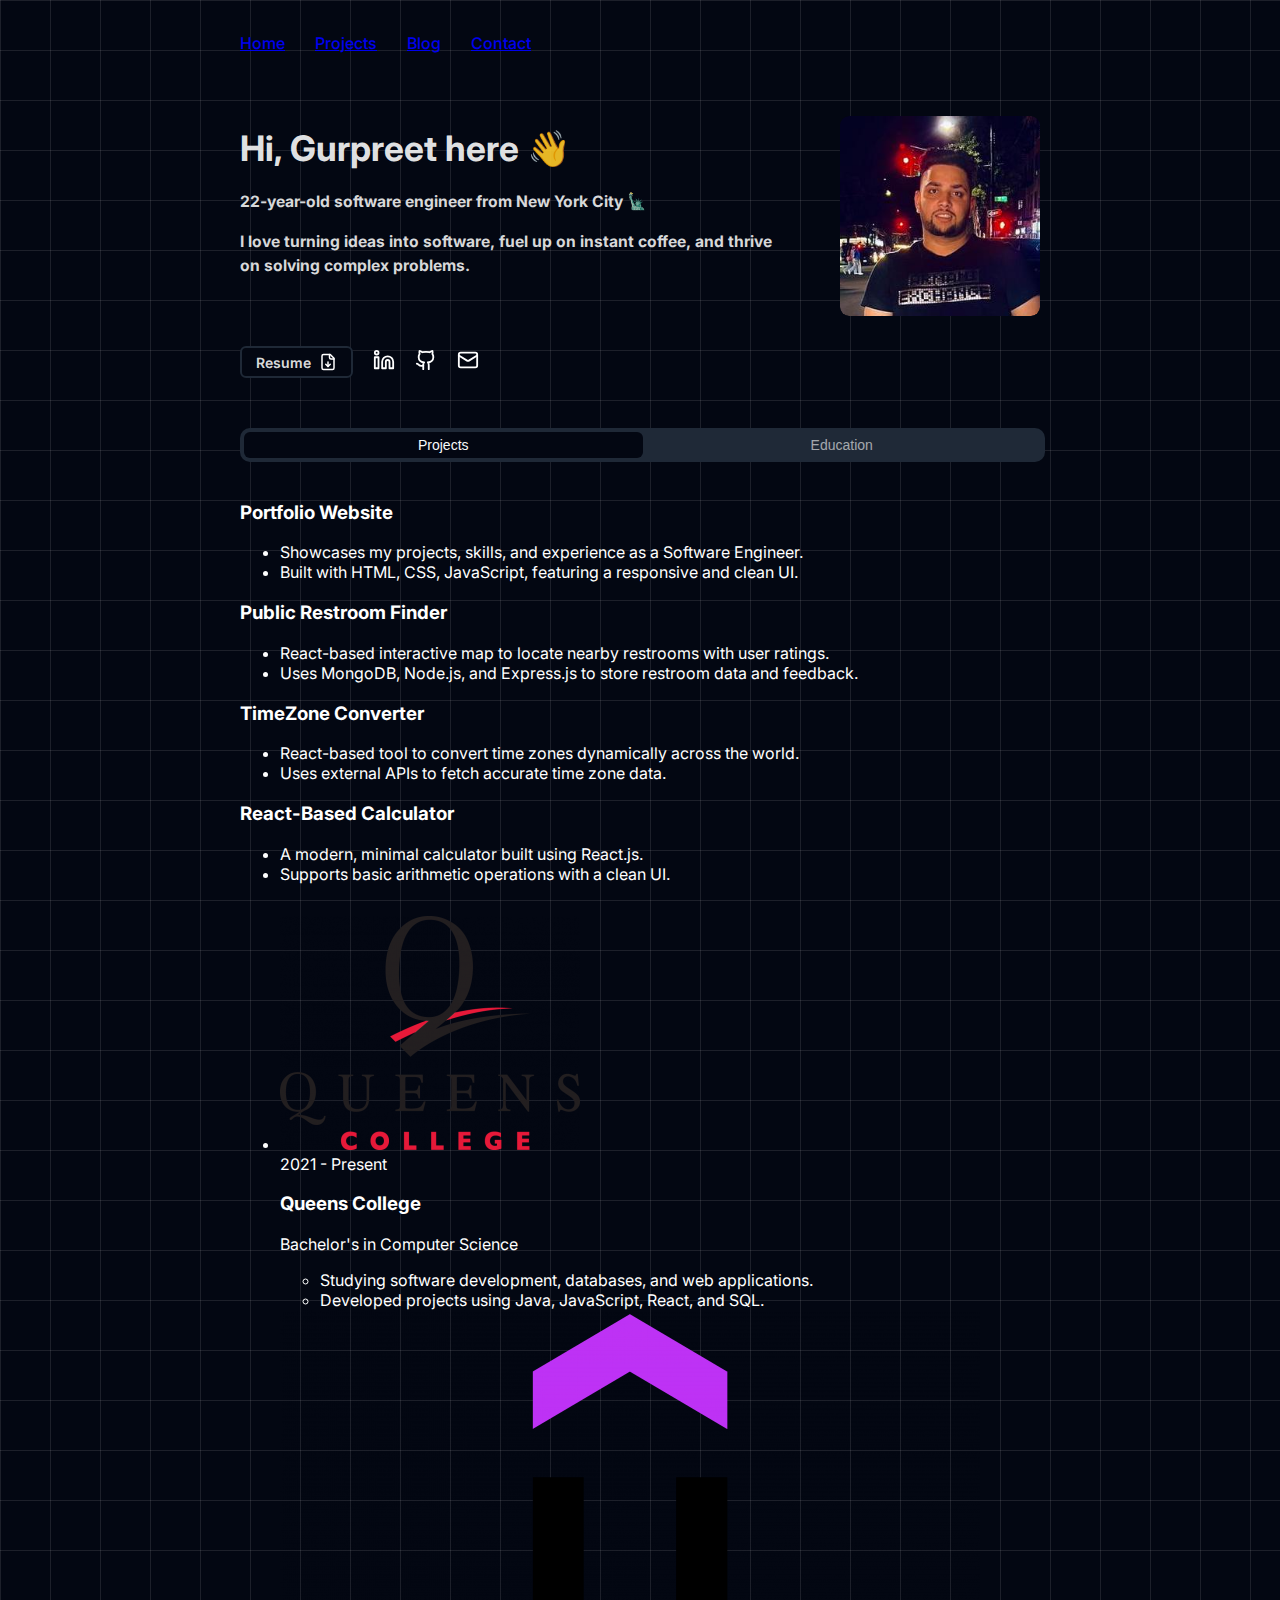
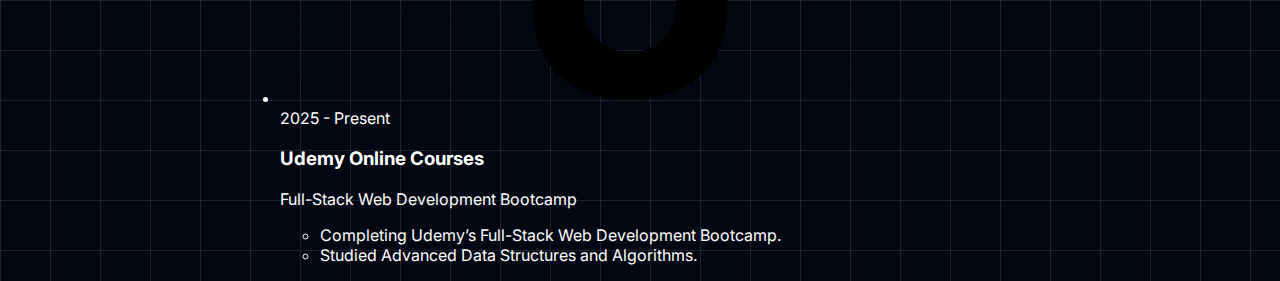
<file: index.html>
<!DOCTYPE html>
<html lang="en">
  <head>
    <meta charset="UTF-8" />
    <meta name="viewport" content="width=device-width, initial-scale=1.0" />
    <title>Gurpreet Singh | Software Engineer</title>
    <link rel="stylesheet" href="style.css" />
    <link
      href="https://fonts.googleapis.com/css2?family=Calistoga&family=Inter:wght@300;400;500;600&display=swap"
      rel="stylesheet"
    />
  </head>
  <body>
    <div class="container">
      <nav class="navigation">
        <ul>
          <li><a href="./index.html">Home</a></li>
          <li><a href="./Projects.html">Projects</a></li>
          <li><a href="./Blog.html">Blog</a></li>
          <li><a href="./Contact.html">Contact</a></li>
        </ul>
      </nav>

      <section class="Intro">
        <div class="intro-text">
          <h1>Hi, Gurpreet here 👋</h1>
          <h3>22-year-old software engineer from New York City 🗽</h3>
          <h3>
            I love turning ideas into software, fuel up on instant coffee, and
            thrive on solving complex problems.
          </h3>
        </div>
        <div class="intro-image">
          <img src="./assets/profilepic.jpg" alt="profile pic mine" />
        </div>
      </section>

      <section class="resume">
        <div class="resume-content">
          <a
            target="_blank"
            href="./assets/GurpreetSingh_Resume.pdf"
            class="resume-button"
            rel="noopener noreferrer"
          >
            <span>Resume</span>
            <svg
              xmlns="http://www.w3.org/2000/svg"
              width="18"
              height="18"
              viewBox="0 0 24 24"
              fill="none"
              stroke="currentColor"
              stroke-width="2"
              stroke-linecap="round"
              stroke-linejoin="round"
            >
              <path
                d="M15 2H6a2 2 0 0 0-2 2v16a2 2 0 0 0 2 2h12a2 2 0 0 0 2-2V7Z"
              ></path>
              <path d="M14 2v4a2 2 0 0 0 2 2h4"></path>
              <path d="M12 18v-6"></path>
              <path d="m9 15 3 3 3-3"></path>
            </svg>
          </a>

          <div class="social">
            <a
              href="https://www.linkedin.com/in/gurpreet-singh-21-/"
              target="_blank"
              class="social-icon"
              rel="noopener noreferrer"
              title="LinkedIn"
            >
              <svg
                xmlns="http://www.w3.org/2000/svg"
                width="16"
                height="16"
                viewBox="0 0 24 24"
                fill="none"
                stroke="currentColor"
                stroke-width="2"
                stroke-linecap="round"
                stroke-linejoin="round"
              >
                <path
                  d="M16 8a6 6 0 0 1 6 6v7h-4v-7a2 2 0 0 0-2-2 2 2 0 0 0-2 2v7h-4v-7a6 6 0 0 1 6-6z"
                ></path>
                <rect width="4" height="12" x="2" y="9"></rect>
                <circle cx="4" cy="4" r="2"></circle>
              </svg>
            </a>

            <a
              href="https://github.com/GurpreetSingh-21"
              target="_blank"
              class="social-icon"
              rel="noopener noreferrer"
              title="GitHub"
            >
              <svg
                xmlns="http://www.w3.org/2000/svg"
                width="16"
                height="16"
                viewBox="0 0 24 24"
                fill="none"
                stroke="currentColor"
                stroke-width="2"
                stroke-linecap="round"
                stroke-linejoin="round"
              >
                <path
                  d="M15 22v-4a4.8 4.8 0 0 0-1-3.5c3 0 6-2 6-5.5.08-1.25-.27-2.48-1-3.5.28-1.15.28-2.35 
                              0-3.5 0 0-1 0-3 1.5-2.64-.5-5.36-.5-8 0C6 2 5 2 5 2c-.3 1.15-.3 2.35 0 3.5A5.403 5.403 0 0 0 
                              4 9c0 3.5 3 5.5 6 5.5-.39.49-.68 1.05-.85 1.65-.17.6-.22 1.23-.15 1.85v4"
                ></path>
                <path d="M9 18c-4.51 2-5-2-7-2"></path>
              </svg>
            </a>

            <a
              href="mailto:your-gurpreetsinghhh21@gmail.com"
              class="social-icon"
              title="Email"
            >
              <svg
                xmlns="http://www.w3.org/2000/svg"
                width="16"
                height="16"
                viewBox="0 0 24 24"
                fill="none"
                stroke="currentColor"
                stroke-width="2"
                stroke-linecap="round"
                stroke-linejoin="round"
              >
                <rect width="20" height="16" x="2" y="4" rx="2"></rect>
                <path d="m22 7-8.97 5.7a1.94 1.94 0 0 1-2.06 0L2 7"></path>
              </svg>
            </a>
          </div>
        </div>
      </section>

      <section class="work_experience">
        <div class="tab-container" role="tablist" aria-orientation="horizontal">
          <button
            id="workTab"
            class="tab-button active"
            role="tab"
            aria-selected="true"
          >
            Projects
          </button>
          <button
            id="eduTab"
            class="tab-button"
            role="tab"
            aria-selected="false"
          >
            Education
          </button>
        </div>
      </section>

      <section class="wok-exp">
        <div class="project-exp-1">
            <h3>Portfolio Website</h3>
            <ul>
                <li>Showcases my projects, skills, and experience as a Software Engineer.</li>
                <li>Built with HTML, CSS, JavaScript, featuring a responsive and clean UI.</li>
            </ul>
        </div>
    
        <div class="project-exp-2">
            <h3>Public Restroom Finder</h3>
            <ul>
                <li>React-based interactive map to locate nearby restrooms with user ratings.</li>
                <li>Uses MongoDB, Node.js, and Express.js to store restroom data and feedback.</li>
            </ul>
        </div>
    
        <div class="project-exp-3">
            <h3>TimeZone Converter</h3>
            <ul>
                <li>React-based tool to convert time zones dynamically across the world.</li>
                <li>Uses external APIs to fetch accurate time zone data.</li>
            </ul>
        </div>
    
        <div class="project-exp-4">
            <h3>React-Based Calculator</h3>
            <ul>
                <li>A modern, minimal calculator built using React.js.</li>
                <li>Supports basic arithmetic operations with a clean UI.</li>
            </ul>
        </div>
    </section>

    <section id="education-section" class="wok-exp hidden">
      <ul class="edu-list">
      
          <li class="edu-entry">
              <span class="edu-logo">
                  <img src="./assets/qclogo.png" alt="Queens College">
              </span>
              <div class="edu-details">
                  <time class="edu-date">2021 - Present</time>
                  <h3>Queens College</h3>
                  <p>Bachelor's in Computer Science</p>
                  <ul>
                      <li>Studying software development, databases, and web applications.</li>
                      <li>Developed projects using Java, JavaScript, React, and SQL.</li>
                  </ul>
              </div>
          </li>
  
          <li class="edu-entry">
              <span class="edu-logo">
                  <img src="./assets/udemylogo.png" alt="Udemy">
              </span>
              <div class="edu-details">
                  <time class="edu-date">2025 - Present</time>
                  <h3>Udemy Online Courses</h3>
                  <p>Full-Stack Web Development Bootcamp</p>
                  <ul>
                      <li>Completing Udemy’s Full-Stack Web Development Bootcamp.</li>
                      <li>Studied Advanced Data Structures and Algorithms.</li>
                  </ul>
              </div>
          </li>
      </ul>
  </section>
  
      <!-- <footer>
  <span>© 2025 Gurpreet Singh</span>
</footer> -->
    </div>

    <script src="script.js"></script>
  </body>
</html>
</file>
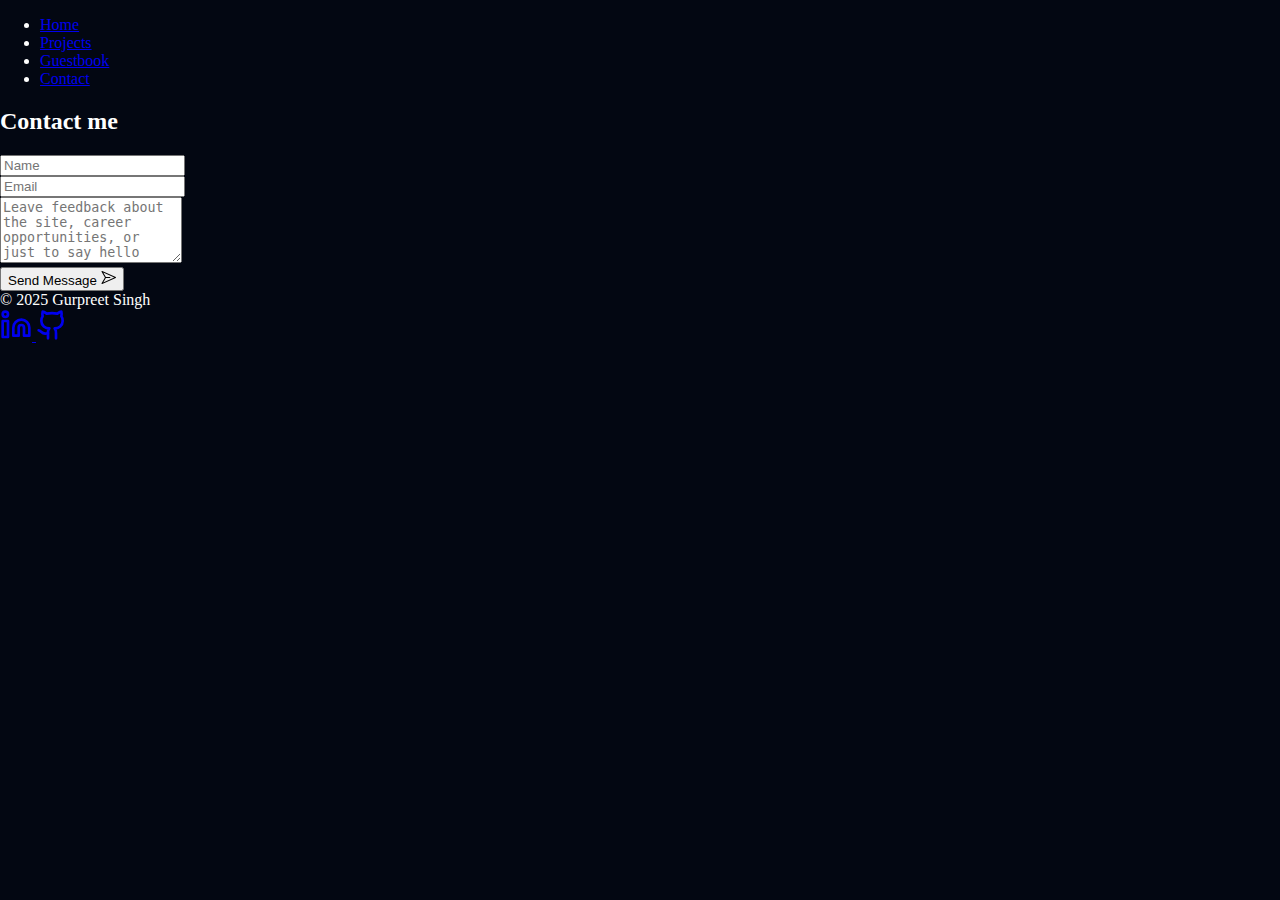
<file: Contact.html>
<!DOCTYPE html>
<html lang="en">
  <head>
    <meta charset="UTF-8" />
    <meta name="viewport" content="width=device-width, initial-scale=1.0" />
    <title>Gurpreet Singh | Contact</title>
    <link rel="stylesheet" href="./Contact.css" />
  </head>
  <body>
    <div class="container">
      <nav class="navigation">
        <ul>
          <li><a href="./index.html">Home</a></li>
          <li><a href="./Projects.html">Projects</a></li>
          <li><a href="./Guestbook.html">Guestbook</a></li>
          <li><a href="./Contact.html">Contact</a></li>
        </ul>
      </nav>

      <section class="contact-section">
        <div class="contact-heading">
          <h2>Contact me</h2>
        </div>

        <form
          action="gurpreetsinghhh21@gmail.com"
          method="post"
          enctype="text/plain"
          class="contact-form"
        >
          <div class="grid-container">
            <div class="input-box">
              <input
                id="name"
                placeholder="Name"
                autocomplete="given-name"
                type="text"
                name="name"
                required
              />
            </div>
            <div class="input-box">
              <input
                id="email"
                placeholder="Email"
                autocomplete="email"
                type="email"
                name="email"
                required
              />
            </div>
            <div class="textarea-box">
              <textarea
                rows="4"
                placeholder="Leave feedback about the site, career opportunities, or just to say hello etc."
                autocomplete="message"
                name="message"
                required
              ></textarea>
            </div>
          </div>
          <button type="submit" class="send-button">
            Send Message
            <svg
              width="15"
              height="15"
              viewBox="0 0 15 15"
              fill="none"
              xmlns="http://www.w3.org/2000/svg"
              class="ml-2"
            >
              <path
                d="M1.20308 1.04312C1.00481 0.954998 0.772341 1.0048 0.627577 1.16641C0.482813 1.32802 0.458794 1.56455 0.568117 1.75196L3.92115 7.50002L0.568117 13.2481C0.458794 13.4355 0.482813 13.672 0.627577 13.8336C0.772341 13.9952 1.00481 14.045 1.20308 13.9569L14.7031 7.95693C14.8836 7.87668 15 7.69762 15 7.50002C15 7.30243 14.8836 7.12337 14.7031 7.04312L1.20308 1.04312ZM4.84553 7.10002L2.21234 2.586L13.2689 7.50002L2.21234 12.414L4.84552 7.90002H9C9.22092 7.90002 9.4 7.72094 9.4 7.50002C9.4 7.27911 9.22092 7.10002 9 7.10002H4.84553Z"
                fill="currentColor"
                fill-rule="evenodd"
                clip-rule="evenodd"
              ></path>
            </svg>
          </button>
        </form>
      </section>

      <section class="footer-container">
        <footer>
          <span>© 2025 Gurpreet Singh</span>
        </footer>

        <div class="social-links">
          <a
            target="_blank"
            rel="noopener noreferrer"
            href="https://www.linkedin.com/in/gurpreet-singh-21-/"
            class="social-button linkedin"
          >
            <svg
              xmlns="http://www.w3.org/2000/svg"
              width="32"
              height="32"
              viewBox="0 0 24 24"
              fill="none"
              stroke="currentColor"
              stroke-width="2"
              stroke-linecap="round"
              stroke-linejoin="round"
            >
              <path
                d="M16 8a6 6 0 0 1 6 6v6h-4v-6a2 2 0 0 0-4 0v6h-4v-6a6 6 0 0 1 6-6z"
              ></path>
              <rect x="2" y="9" width="4" height="12"></rect>
              <circle cx="4" cy="4" r="2"></circle>
            </svg>
          </a>

          <a
            target="_blank"
            rel="noopener noreferrer"
            href="https://github.com/GurpreetSingh-21/TimeZone-Converter"
            class="social-button github"
          >
            <svg
              xmlns="http://www.w3.org/2000/svg"
              width="32"
              height="32"
              viewBox="0 0 24 24"
              fill="none"
              stroke="currentColor"
              stroke-width="2"
              stroke-linecap="round"
              stroke-linejoin="round"
            >
              <path
                d="M15 22v-4a4.8 4.8 0 0 0-1-3.5c3 0 6-2 6-5.5.08-1.25-.27-2.48-1-3.5.28-1.15.28-2.35 0-3.5 0 0-1 0-3 1.5-2.64-.5-5.36-.5-8 0C6 2 5 2 5 2c-.3 1.15-.3 2.35 0 3.5A5.403 5.403 0 0 0 4 9c0 3.5 3 5.5 6 5.5-.39.49-.68 1.05-.85 1.65-.17.6-.22 1.23-.15 1.85v4"
              ></path>
              <path d="M9 18c-4.51 2-5-2-7-2"></path>
            </svg>
          </a>

          <!--           
                        <a target="_blank" rel="noopener noreferrer" href="https://www.instagram.com/YOUR-INSTAGRAM" class="social-button instagram">
                            <svg xmlns="http://www.w3.org/2000/svg" width="18" height="18" viewBox="0 0 24 24" fill="none" stroke="currentColor" stroke-width="2" stroke-linecap="round" stroke-linejoin="round">
                                <rect x="2" y="2" width="20" height="20" rx="5" ry="5"></rect>
                                <path d="M16 11.37a4 4 0 1 1-4.73-4.73 4 4 0 0 1 4.73 4.73z"></path>
                                <line x1="17.5" y1="6.5" x2="17.5" y2="6.5"></line>
                            </svg>
                            Instagram
                        </a> -->
        </div>
      </section>
    </div>
  </body>
</html>
</file>
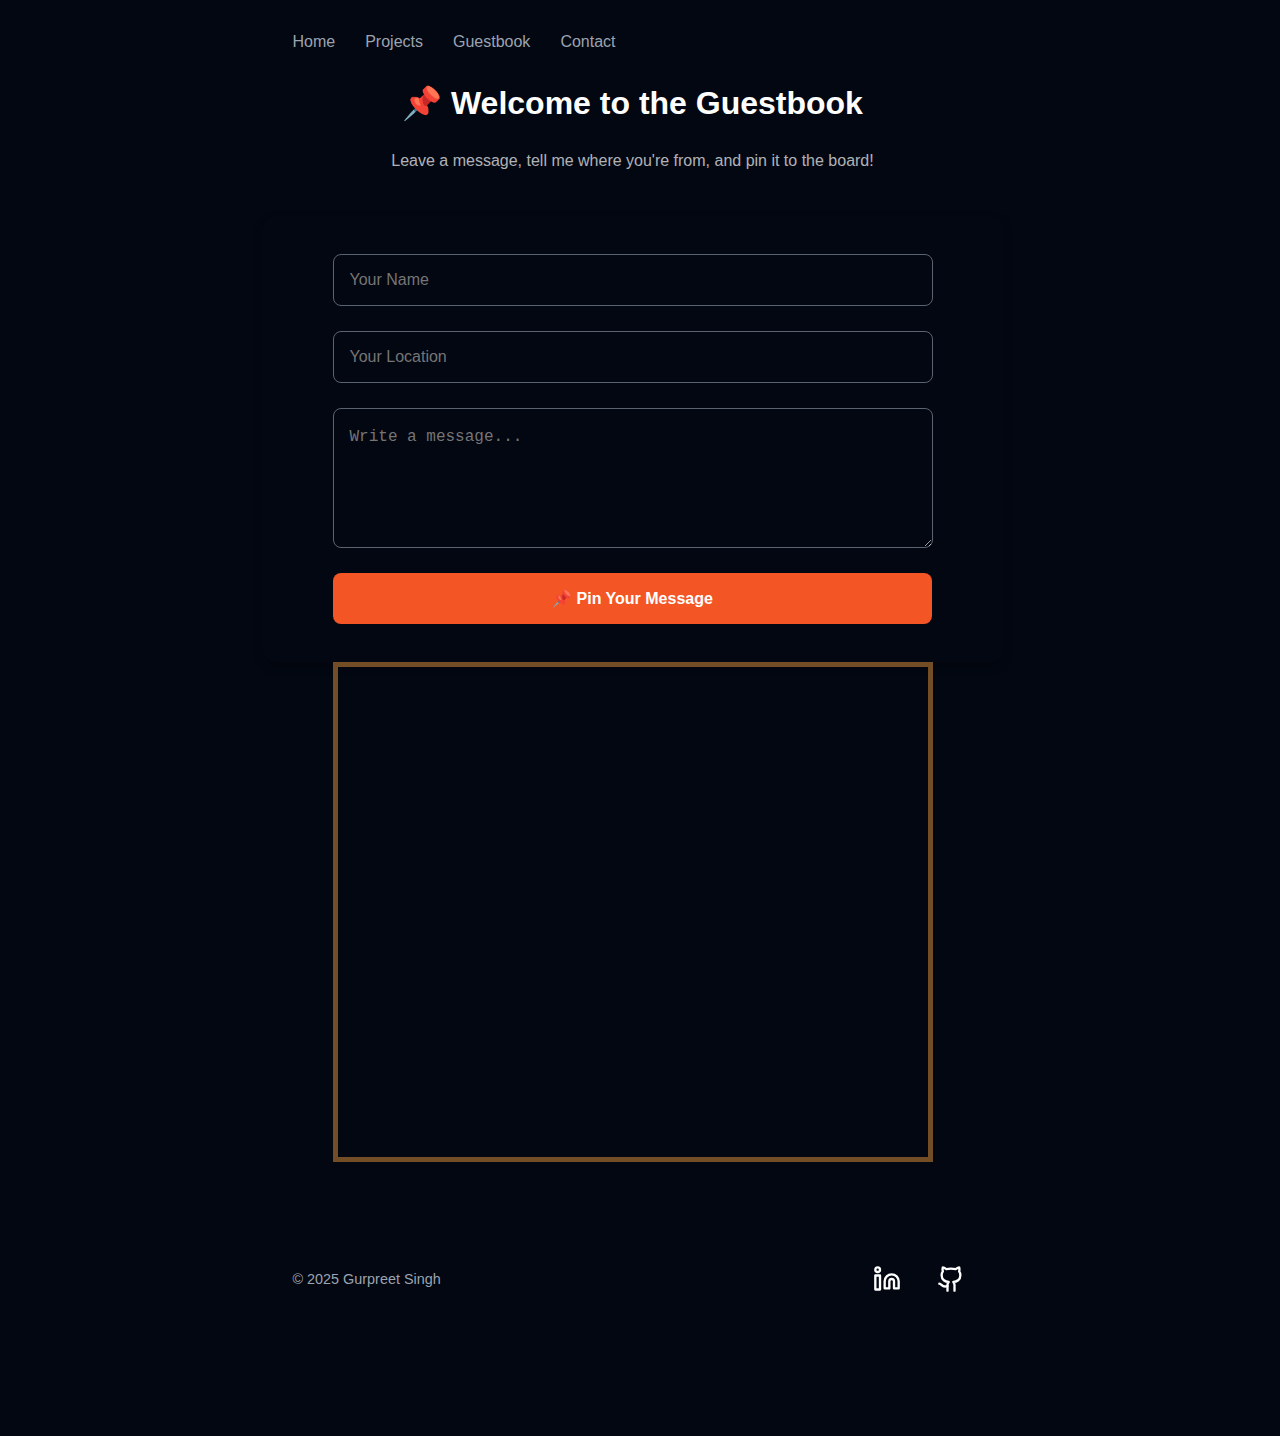
<file: Guestbook.html>
<!DOCTYPE html>
<html lang="en">
  <head>
    <meta charset="UTF-8" />
    <meta name="viewport" content="width=device-width, initial-scale=1.0" />
    <title>Gurpreet Singh | Guestbook</title>
    <link rel="stylesheet" href="./Guestbook.css" />
  </head>
  <body>
    <div class="container">
      <nav class="navigation">
        <ul>
          <li><a href="./index.html">Home</a></li>
          <li><a href="./Projects.html">Projects</a></li>
          <li><a href="./Guestbook.html">Guestbook</a></li>
          <li><a href="./Contact.html">Contact</a></li>
        </ul>
      </nav>

      <header class="guestbook-header">
        <h1>📌 Welcome to the Guestbook</h1>
        <p>
          Leave a message, tell me where you're from, and pin it to the board!
        </p>
      </header>

      <section class="guestbook-container">
        <div class="message-form">
          <input type="text" id="name" placeholder="Your Name" />
          <input type="text" id="location" placeholder="Your Location" />
          <textarea id="message" placeholder="Write a message..."></textarea>
          <button onclick="addMessage()">📌 Pin Your Message</button>
        </div>

        <div class="pinboard" id="pinboard"></div>
      </section>

      <section class="footer-container">
        <footer>
          <span>© 2025 Gurpreet Singh</span>
        </footer>

        <div class="social-links">
          <a
            target="_blank"
            rel="noopener noreferrer"
            href="https://www.linkedin.com/in/gurpreet-singh-21-/"
            class="social-button linkedin"
            aria-label="Visit my LinkedIn profile"
          >
            <svg
              xmlns="http://www.w3.org/2000/svg"
              width="32"
              height="32"
              viewBox="0 0 24 24"
              fill="none"
              stroke="currentColor"
              stroke-width="2"
              stroke-linecap="round"
              stroke-linejoin="round"
            >
              <path
                d="M16 8a6 6 0 0 1 6 6v6h-4v-6a2 2 0 0 0-4 0v6h-4v-6a6 6 0 0 1 6-6z"
              ></path>
              <rect x="2" y="9" width="4" height="12"></rect>
              <circle cx="4" cy="4" r="2"></circle>
            </svg>
          </a>

          <a
            target="_blank"
            rel="noopener noreferrer"
            href="https://github.com/GurpreetSingh-21/TimeZone-Converter"
            class="social-button github"
            aria-label="Visit my GitHub repository"
          >
            <svg
              xmlns="http://www.w3.org/2000/svg"
              width="32"
              height="32"
              viewBox="0 0 24 24"
              fill="none"
              stroke="currentColor"
              stroke-width="2"
              stroke-linecap="round"
              stroke-linejoin="round"
            >
              <path
                d="M15 22v-4a4.8 4.8 0 0 0-1-3.5c3 0 6-2 6-5.5.08-1.25-.27-2.48-1-3.5.28-1.15.28-2.35 0-3.5 0 0-1 0-3 1.5-2.64-.5-5.36-.5-8 0C6 2 5 2 5 2c-.3 1.15-.3 2.35 0 3.5A5.403 5.403 0 0 0 4 9c0 3.5 3 5.5 6 5.5-.39.49-.68 1.05-.85 1.65-.17.6-.22 1.23-.15 1.85v4"
              ></path>
              <path d="M9 18c-4.51 2-5-2-7-2"></path>
            </svg>
          </a>
        </div>
      </section>
    </div>

    <script src="./Guestbook.js"></script>
  </body>
</html>
</file>
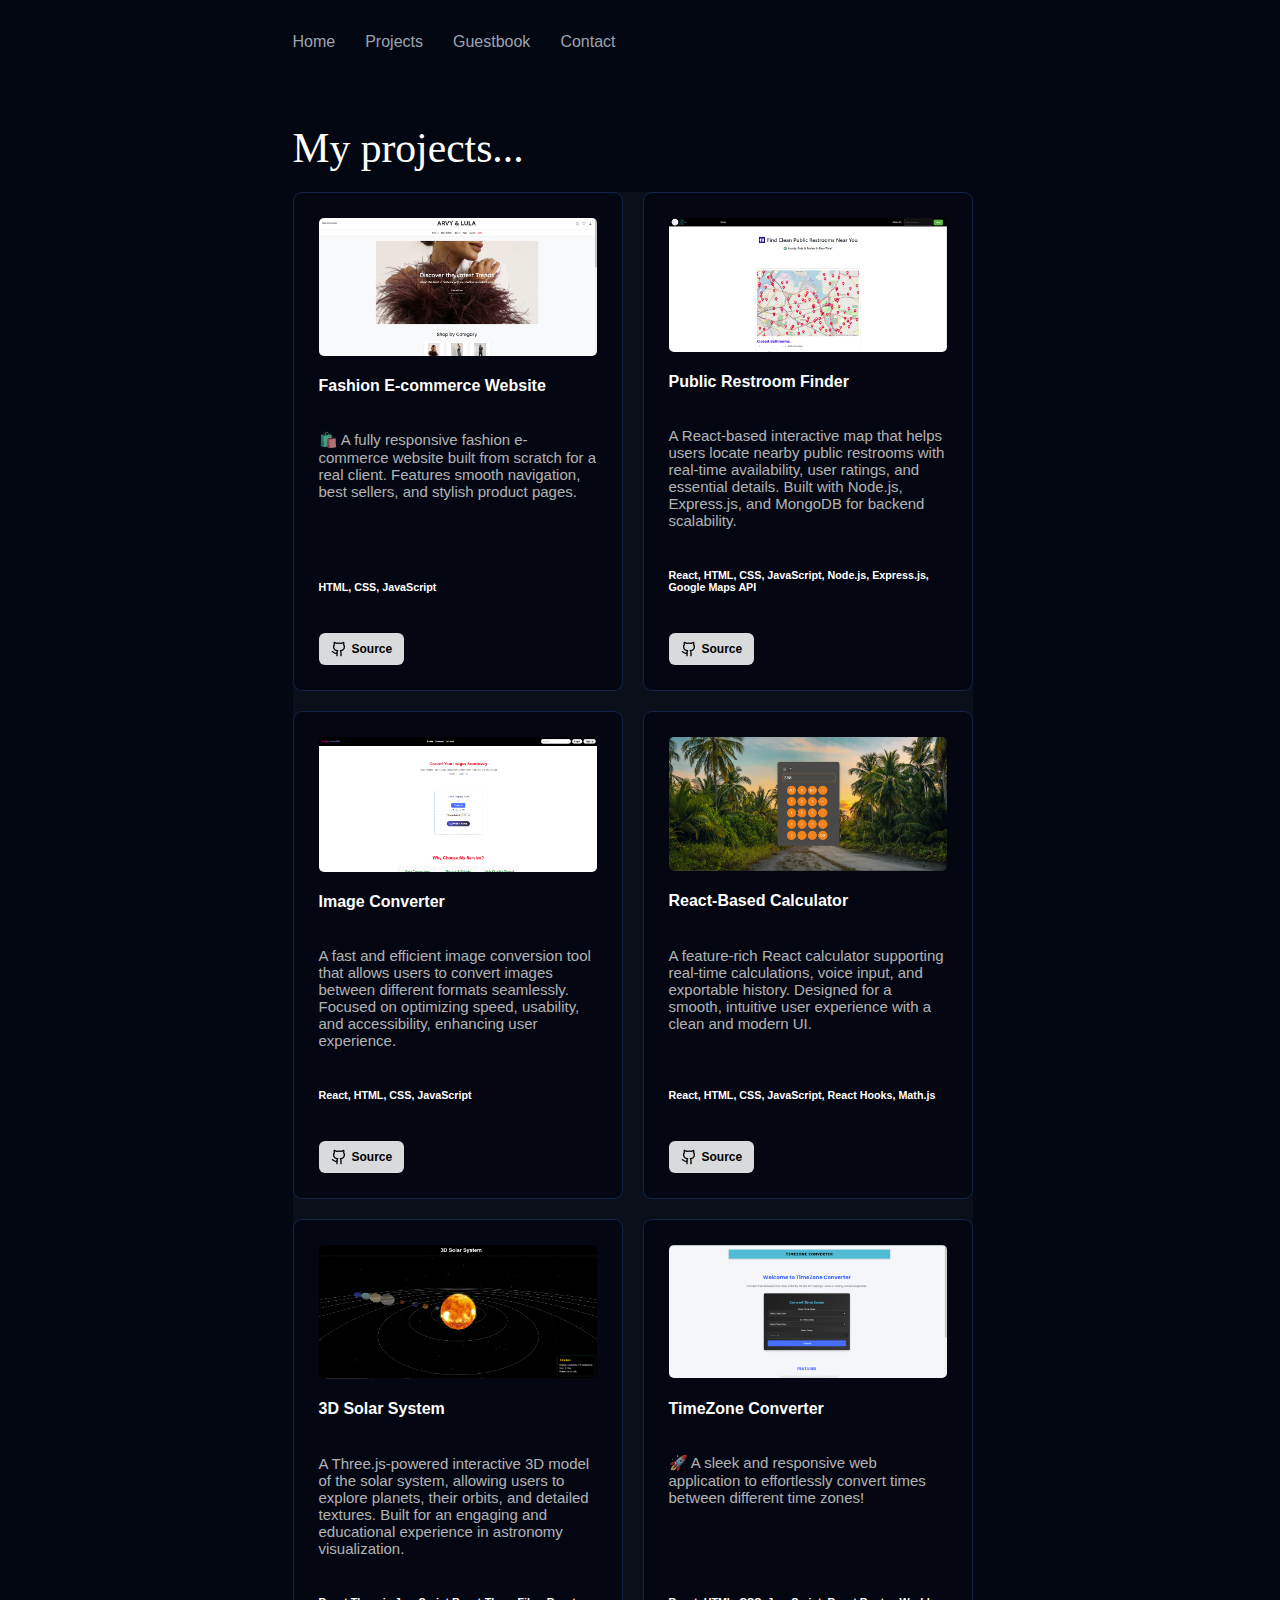
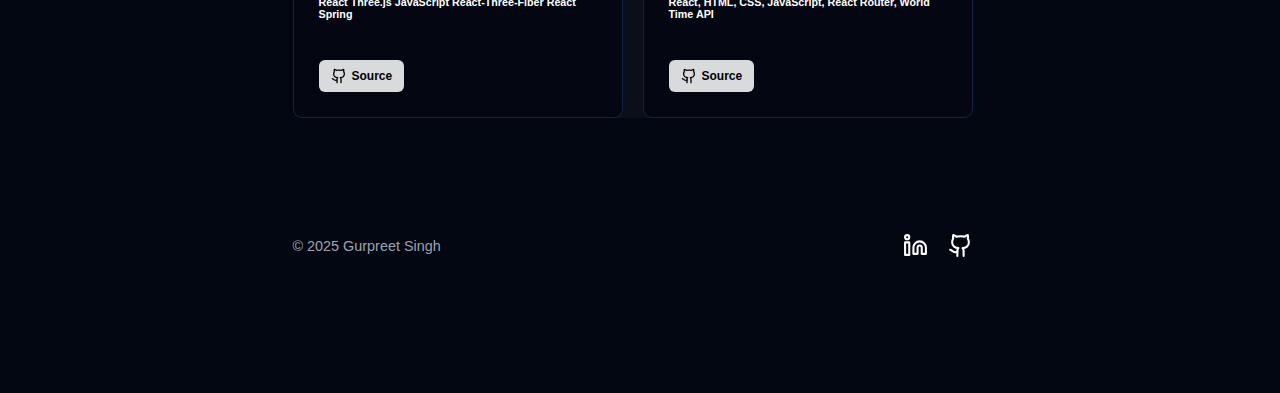
<file: Projects.html>
<!DOCTYPE html>
<html lang="en">
  <head>
    <meta charset="UTF-8" />
    <meta name="viewport" content="width=device-width, initial-scale=1.0" />
    <title>Gurpreet Singh | Projects</title>
    <link rel="stylesheet" href="./Projects.css" />
  </head>

  <body>
    <div class="container">
      <nav class="navigation">
        <ul>
          <li><a href="./index.html">Home</a></li>
          <li><a href="./Projects.html">Projects</a></li>
          <li><a href="./Guestbook.html">Guestbook</a></li>
          <li><a href="./Contact.html">Contact</a></li>
        </ul>
      </nav>

      <section class="featured-proj">
        <div class="featured-heading">
          <h2>My projects...</h2>
        </div>
        <div class="featured-proj-container">
          <div class="project-6-show">
            <img src="./assets/e-ss.png" alt="img-ss" />

            <h4>Fashion E-commerce Website</h4>

            <p>
              🛍️ A fully responsive fashion e-commerce website built from
              scratch for a real client. Features smooth navigation, best
              sellers, and stylish product pages.
            </p>
            <h6>HTML, CSS, JavaScript</h6>

            <div class="github-link">
              <a
                target="_blank"
                rel="noopener noreferrer"
                href="https://github.com/GurpreetSingh-21/cs355-project"
              >
                <div class="github-button">
                  <svg
                    xmlns="http://www.w3.org/2000/svg"
                    width="18"
                    height="18"
                    viewBox="0 0 24 24"
                    fill="none"
                    stroke="currentColor"
                    stroke-width="2"
                    stroke-linecap="round"
                    stroke-linejoin="round"
                  >
                    <path
                      d="M15 22v-4a4.8 4.8 0 0 0-1-3.5c3 0 6-2 6-5.5.08-1.25-.27-2.48-1-3.5.28-1.15.28-2.35 0-3.5 0 0-1 0-3 1.5-2.64-.5-5.36-.5-8 0C6 2 5 2 5 2c-.3 1.15-.3 2.35 0 3.5A5.403 5.403 0 0 0 4 9c0 3.5 3 5.5 6 5.5-.39.49-.68 1.05-.85 1.65-.17.6-.22 1.23-.15 1.85v4"
                    ></path>
                    <path d="M9 18c-4.51 2-5-2-7-2"></path>
                  </svg>
                  Source
                </div>
              </a>
            </div>
          </div>

          <div class="project-1-show">
            <img src="./assets/public-ss.png" alt="public-ss" />

            <h4>Public Restroom Finder</h4>

            <p>
              A React-based interactive map that helps users locate nearby
              public restrooms with real-time availability, user ratings, and
              essential details. Built with Node.js, Express.js, and MongoDB for
              backend scalability.
            </p>

            <h6>
              React, HTML, CSS, JavaScript, Node.js, Express.js, Google Maps
              API
            </h6>
            <div class="github-link">
              <a
                target="_blank"
                rel="noopener noreferrer"
                href="https://github.com/GurpreetSingh-21/Public-Restroom-Finder"
              >
                <div class="github-button">
                  <svg
                    xmlns="http://www.w3.org/2000/svg"
                    width="18"
                    height="18"
                    viewBox="0 0 24 24"
                    fill="none"
                    stroke="currentColor"
                    stroke-width="2"
                    stroke-linecap="round"
                    stroke-linejoin="round"
                  >
                    <path
                      d="M15 22v-4a4.8 4.8 0 0 0-1-3.5c3 0 6-2 6-5.5.08-1.25-.27-2.48-1-3.5.28-1.15.28-2.35 0-3.5 0 0-1 0-3 1.5-2.64-.5-5.36-.5-8 0C6 2 5 2 5 2c-.3 1.15-.3 2.35 0 3.5A5.403 5.403 0 0 0 4 9c0 3.5 3 5.5 6 5.5-.39.49-.68 1.05-.85 1.65-.17.6-.22 1.23-.15 1.85v4"
                    ></path>
                    <path d="M9 18c-4.51 2-5-2-7-2"></path>
                  </svg>
                  Source
                </div>
              </a>
            </div>
          </div>

          <div class="project-2-show">
            <img src="./assets/img-ss.png" alt="img-ss" />

            <h4>Image Converter</h4>

            <p>
              A fast and efficient image conversion tool that allows users to
              convert images between different formats seamlessly. Focused on
              optimizing speed, usability, and accessibility, enhancing user
              experience.
            </p>
            <h6>React, HTML, CSS, JavaScript</h6>
            <div class="github-link">
              <a
                target="_blank"
                rel="noopener noreferrer"
                href="https://github.com/GurpreetSingh-21/Image-Converter-Projects"
              >
                <div class="github-button">
                  <svg
                    xmlns="http://www.w3.org/2000/svg"
                    width="18"
                    height="18"
                    viewBox="0 0 24 24"
                    fill="none"
                    stroke="currentColor"
                    stroke-width="2"
                    stroke-linecap="round"
                    stroke-linejoin="round"
                  >
                    <path
                      d="M15 22v-4a4.8 4.8 0 0 0-1-3.5c3 0 6-2 6-5.5.08-1.25-.27-2.48-1-3.5.28-1.15.28-2.35 0-3.5 0 0-1 0-3 1.5-2.64-.5-5.36-.5-8 0C6 2 5 2 5 2c-.3 1.15-.3 2.35 0 3.5A5.403 5.403 0 0 0 4 9c0 3.5 3 5.5 6 5.5-.39.49-.68 1.05-.85 1.65-.17.6-.22 1.23-.15 1.85v4"
                    ></path>
                    <path d="M9 18c-4.51 2-5-2-7-2"></path>
                  </svg>
                  Source
                </div>
              </a>
            </div>
          </div>

          <div class="project-3-show">
            <img src="./assets/rc-ss.png" alt="img-ss" />

            <h4>React-Based Calculator</h4>

            <p>
              A feature-rich React calculator supporting real-time calculations,
              voice input, and exportable history. Designed for a smooth,
              intuitive user experience with a clean and modern UI.
            </p>
            <h6>React, HTML, CSS, JavaScript, React Hooks, Math.js</h6>
            <div class="github-link">
              <a
                target="_blank"
                rel="noopener noreferrer"
                href="https://github.com/GurpreetSingh-21/ReactCalculatorProject"
              >
                <div class="github-button">
                  <svg
                    xmlns="http://www.w3.org/2000/svg"
                    width="18"
                    height="18"
                    viewBox="0 0 24 24"
                    fill="none"
                    stroke="currentColor"
                    stroke-width="2"
                    stroke-linecap="round"
                    stroke-linejoin="round"
                  >
                    <path
                      d="M15 22v-4a4.8 4.8 0 0 0-1-3.5c3 0 6-2 6-5.5.08-1.25-.27-2.48-1-3.5.28-1.15.28-2.35 0-3.5 0 0-1 0-3 1.5-2.64-.5-5.36-.5-8 0C6 2 5 2 5 2c-.3 1.15-.3 2.35 0 3.5A5.403 5.403 0 0 0 4 9c0 3.5 3 5.5 6 5.5-.39.49-.68 1.05-.85 1.65-.17.6-.22 1.23-.15 1.85v4"
                    ></path>
                    <path d="M9 18c-4.51 2-5-2-7-2"></path>
                  </svg>
                  Source
                </div>
              </a>
            </div>
          </div>

          <div class="project-4-show">
            <img src="./assets/3d-ss.png" alt="img-ss" />

            <h4>3D Solar System</h4>

            <p>
              A Three.js-powered interactive 3D model of the solar system,
              allowing users to explore planets, their orbits, and detailed
              textures. Built for an engaging and educational experience in
              astronomy visualization.
            </p>
            <h6>React Three.js JavaScript React-Three-Fiber React Spring</h6>
            <div class="github-link">
              <a
                target="_blank"
                rel="noopener noreferrer"
                href="https://github.com/GurpreetSingh-21/Solar-System-3D"
              >
                <div class="github-button">
                  <svg
                    xmlns="http://www.w3.org/2000/svg"
                    width="18"
                    height="18"
                    viewBox="0 0 24 24"
                    fill="none"
                    stroke="currentColor"
                    stroke-width="2"
                    stroke-linecap="round"
                    stroke-linejoin="round"
                  >
                    <path
                      d="M15 22v-4a4.8 4.8 0 0 0-1-3.5c3 0 6-2 6-5.5.08-1.25-.27-2.48-1-3.5.28-1.15.28-2.35 0-3.5 0 0-1 0-3 1.5-2.64-.5-5.36-.5-8 0C6 2 5 2 5 2c-.3 1.15-.3 2.35 0 3.5A5.403 5.403 0 0 0 4 9c0 3.5 3 5.5 6 5.5-.39.49-.68 1.05-.85 1.65-.17.6-.22 1.23-.15 1.85v4"
                    ></path>
                    <path d="M9 18c-4.51 2-5-2-7-2"></path>
                  </svg>
                  Source
                </div>
              </a>
            </div>
          </div>

          <div class="project-5-show">
            <img src="./assets/tzc-ss.png" alt="img-ss" />

            <h4>TimeZone Converter</h4>

            <p>
              🚀 A sleek and responsive web application to effortlessly convert
              times between different time zones!
            </p>
            <h6>React, HTML, CSS, JavaScript, React Router, World Time API</h6>
            <div class="github-link">
              <a
                target="_blank"
                rel="noopener noreferrer"
                href="https://github.com/GurpreetSingh-21/TimeZone-Converter"
              >
                <div class="github-button">
                  <svg
                    xmlns="http://www.w3.org/2000/svg"
                    width="18"
                    height="18"
                    viewBox="0 0 24 24"
                    fill="none"
                    stroke="currentColor"
                    stroke-width="2"
                    stroke-linecap="round"
                    stroke-linejoin="round"
                  >
                    <path
                      d="M15 22v-4a4.8 4.8 0 0 0-1-3.5c3 0 6-2 6-5.5.08-1.25-.27-2.48-1-3.5.28-1.15.28-2.35 0-3.5 0 0-1 0-3 1.5-2.64-.5-5.36-.5-8 0C6 2 5 2 5 2c-.3 1.15-.3 2.35 0 3.5A5.403 5.403 0 0 0 4 9c0 3.5 3 5.5 6 5.5-.39.49-.68 1.05-.85 1.65-.17.6-.22 1.23-.15 1.85v4"
                    ></path>
                    <path d="M9 18c-4.51 2-5-2-7-2"></path>
                  </svg>
                  Source
                </div>
              </a>
            </div>
          </div>
        </div>
      </section>

      <section class="footer-container">
        <footer>
          <span>© 2025 Gurpreet Singh</span>
        </footer>

        <div class="social-links">
          <a
            target="_blank"
            rel="noopener noreferrer"
            href="https://www.linkedin.com/in/gurpreet-singh-21-/"
            class="social-button linkedin"
          >
            <svg
              xmlns="http://www.w3.org/2000/svg"
              width="32"
              height="32"
              viewBox="0 0 24 24"
              fill="none"
              stroke="currentColor"
              stroke-width="2"
              stroke-linecap="round"
              stroke-linejoin="round"
            >
              <path
                d="M16 8a6 6 0 0 1 6 6v6h-4v-6a2 2 0 0 0-4 0v6h-4v-6a6 6 0 0 1 6-6z"
              ></path>
              <rect x="2" y="9" width="4" height="12"></rect>
              <circle cx="4" cy="4" r="2"></circle>
            </svg>
          </a>

          <a
            target="_blank"
            rel="noopener noreferrer"
            href="https://github.com/GurpreetSingh-21"
            class="social-button github"
          >
            <svg
              xmlns="http://www.w3.org/2000/svg"
              width="32"
              height="32"
              viewBox="0 0 24 24"
              fill="none"
              stroke="currentColor"
              stroke-width="2"
              stroke-linecap="round"
              stroke-linejoin="round"
            >
              <path
                d="M15 22v-4a4.8 4.8 0 0 0-1-3.5c3 0 6-2 6-5.5.08-1.25-.27-2.48-1-3.5.28-1.15.28-2.35 0-3.5 0 0-1 0-3 1.5-2.64-.5-5.36-.5-8 0C6 2 5 2 5 2c-.3 1.15-.3 2.35 0 3.5A5.403 5.403 0 0 0 4 9c0 3.5 3 5.5 6 5.5-.39.49-.68 1.05-.85 1.65-.17.6-.22 1.23-.15 1.85v4"
              ></path>
              <path d="M9 18c-4.51 2-5-2-7-2"></path>
            </svg>
          </a>

          <!--           
                <a target="_blank"
                 href="https://www.instagram.com/my" class="social-button instagram">
                    <svg xmlns="http://www.w3.org/2000/svg" width="18" height="18" viewBox="0 0 24 24" fill="none" stroke="currentColor" stroke-width="2" stroke-linecap="round" stroke-linejoin="round">
                        <rect x="2" y="2" width="20" height="20" rx="5" ry="5"></rect>
                        <path d="M16 11.37a4 4 0 1 1-4.73-4.73 4 4 0 0 1 4.73 4.73z"></path>
                        <line x1="17.5" y1="6.5" x2="17.5" y2="6.5"></line>
                    </svg>
                    Instagram
                </a> -->
        </div>
      </section>
    </div>
  </body>
</html>
</file>
<file: style.css>
:root {
  --font-sans: "Inter", sans-serif;
  --font-serif: "Calistoga", serif;
}

body {
  font-family: var(--font-sans);
  color: white;
  background-color: hsl(224 71.4% 4.1%);
  margin: 0;
  padding: 0;

  background-image:
    linear-gradient(rgba(255, 255, 255, 0.1) 1px, transparent 1px),
    linear-gradient(90deg, rgba(255, 255, 255, 0.1) 1px, transparent 1px);
  background-size: 50px 50px;

}

.container {
  display: grid;
  grid-template-columns: minmax(auto, 800px);
  justify-content: center;
  padding: 0 20px;
}

.navigation {
  display: flex;
  color: hsl(217.9 10.6% 64.9%);
  align-items: center;
  justify-content: space-between;
  width: 100%;
  max-width: 800px;
  margin: 0 auto;
  padding: 33px 0;
}

.navigation ul {
  list-style: none;
  display: flex;
  gap: 30px;
  padding: 0;
  margin: 0;
  font-weight: 500;
  font-size: 1rem;
}

.navigation li:hover {
  color: white;
}

.Intro {
  display: grid;
  grid-template-columns: 1fr auto;
  align-items: center;
  margin: 0 auto;
  gap: 50px;
  max-width: 800px;
}

.intro-text h1 {
  color: rgba(255, 255, 255, 0.900);
  font-family: var(--font-sans);
  font-size: 2.2rem;
  font-weight: 90px;
  line-height: 1;
}

.intro-text h3 {
  color: rgba(255, 255, 255, 0.850);
  font-family: var(--font-sans);
  font-size: 0.98rem;
  font-weight: 100px;
  line-height: 1.55;
}

.intro-image {
  width: 200px;
  height: 200px;
  border-radius: 9px;
  overflow: hidden;
  display: flex;
  justify-content: center;
  align-items: center;
  margin-top: 30px;
}

.intro-image img {
  width: 100%;
  height: 100%;
  object-fit: cover;
  border-radius: inherit;
}


@media (max-width: 768px) {
  .Intro {
    grid-template-columns: 1fr;
    text-align: center;
  }

  .intro-image {
    margin-top: 15px;
    justify-content: center;
  }
}



.resume {
  display: grid;
  grid-template-columns: minmax(auto, 800px);
  justify-content: center;
  margin: 10px auto;
  padding: 20px 0;
  max-width: 800px;
}

.resume-content {
  display: flex;
  align-items: center;
  justify-content: flex-start;
  width: 100%;
  gap: 15px;
}

.resume-button {
  display: inline-flex;
  align-items: center;
  gap: 8px;
  padding: 5px 14px;
  font-size: 14px;
  font-weight: 600;
  color: rgba(255, 255, 255, 0.87);
  text-decoration: none;
  background-color: hsl(224 71.4% 4.1%);
  border: 2px solid hsl(215 27.9% 16.9%);
  border-radius: 6px;
  transition: all 0.3s ease-in-out;
}

.resume-button svg {
  width: 18px;
  height: 18px;
  stroke: white;
  transition: transform 0.3s ease-in-out;
}

.resume-button:hover {
  background-color: hsl(215 27.9% 16.9%);
}

.resume-button:hover svg {
  stroke: rgb(255, 255, 255);
}

.resume-button:active {
  transform: scale(0.95);
}

.social {
  display: flex;
  align-items: center;
  gap: 20px;
}

.social-icon svg {
  stroke: white;
  transition: stroke 0.3s ease-in-out, transform 0.3s ease-in-out;
}

.social-icon:nth-child(1) svg {
  width: 22px;
  height: 22px;
  margin-left: 5px;
}

.social-icon:nth-child(2) svg {
  width: 22px;
  height: 22px;
}

.social-icon:nth-child(3) svg {
  width: 22px;
  height: 22px;
}

.social-icon:hover {
  transform: scale(1.1);
}

.social-icon:nth-child(1):hover svg {
  stroke: #0a66c2;
}

.social-icon:nth-child(2):hover svg {
  stroke: white;
}

.social-icon:nth-child(3):hover svg {
  stroke: #ff4500;
}

.tab-container {
  display: grid;
  grid-template-columns: repeat(2, 1fr);
  width: 797px;
  background-color: hsl(215, 27.9%, 16.9%);
  border-radius: 10px;
  padding: 4px;
  margin: 20px auto;
}

.tab-button {
  display: flex;
  align-items: center;
  justify-content: center;
  padding: 5px;
  font-size: 14px;
  font-weight: 500;
  background: transparent;
  border: none;
  border-radius: 6px;
  color: rgba(255, 255, 255, 0.6);
  cursor: pointer;
  transition: all 0.3s ease;
}

.tab-button.active {
  background-color: hsl(224, 71.4%, 4.1%);
  color: hsl(210, 20%, 98%);
}

.tab-button:not(.active):hover {
  background-color: hsla(214, 27%, 20%, 0);
  color: hsl(210, 20%, 98%);
}
</file>
<file: Contact.css>
body {
              font-family: var(--font-sans);
              color: white;
              background-color: hsl(224 71.4% 4.1%);
              margin: 0;
              padding: 0;
            
            }
</file>
<file: Guestbook.css>
:root {
  --font-sans: "Inter", sans-serif;
  --font-serif: "Calistoga", serif;
  --container-padding: 30px;
  --max-width: 800px;
}

html {
  scroll-behavior: smooth;
  overflow-x: hidden;
  scrollbar-gutter: stable;
}

body {
  font-family: var(--font-sans);
  color: white;
  background-color: hsl(224 71.4% 4.1%);
  margin: 0;
  padding: 0;
  width: 100%;
  overflow-x: hidden;
  display: flex;
  justify-content: center;
}

.container {
  width: 100%;
  max-width: 800px;
  padding: 0 var(--container-padding);
  margin: 0 auto;
  box-sizing: border-box;
  display: flex;
  flex-direction: column;
  align-items: center;
}


.wrapper {
  width: 100%;
  max-width: var(--max-width);
  margin: 0 auto;
  padding: 0;
  box-sizing: border-box;
}

.navigation {
  display: flex;
  align-items: center;
  justify-content: flex-start;
  width: 100%;
  max-width: var(--max-width);
  padding: 33px var(--container-padding);
  box-sizing: border-box;
}
.navigation ul {
  list-style: none;
  display: flex;
  gap: 30px;
  padding: 0;
  margin: 0;
  font-weight: 500;
  font-size: 1rem;
}


.navigation a {
  text-decoration: none;
  color: hsl(217.9 10.6% 64.9%);
}

.navigation a:hover {
  color: white;
}

.guestbook-header,
.guestbook-container {
  width: 100%;
  max-width: var(--max-width);
  margin: 0 auto;
  padding: 0 var(--container-padding);
  box-sizing: border-box;
  text-align: center;
}

.guestbook-header {
  display: flex;
  flex-direction: column;
  align-items: center;
  text-align: center;
  width: 100%;
  max-width: var(--max-width);
  margin: 0 auto 30px auto;
  padding: 0;
  box-sizing: border-box;
}
.guestbook-header h1 {
  font-size: 2rem;
  margin: 0 auto 10px auto;
}
.guestbook-header p {
  color: rgba(255, 255, 255, 0.7);
  margin-top: 20px;
}


.guestbook-container {
  width: 100%;
  max-width: var(--max-width);
  margin: 0 auto;
  padding: 0;
  box-sizing: border-box;
  text-align: center;
}

.message-form {
  display: flex;
  flex-direction: column;
  align-items: center;
  gap: 25px;
  padding: 38px var(--container-padding);
  background: hsl(224, 71.4%, 4.1%);
  border-radius: 12px;
  box-shadow: 0 4px 10px rgba(0, 0, 0, 0.3);
  width: 100%;
  max-width: var(--max-width);
  margin: 0 auto;
  box-sizing: border-box;
}


.message-form input,
.message-form textarea {
  width: 100%;
  max-width: 600px;
  padding: 16px;
  border: 1px solid hsl(217.9, 10.6%, 40%);
  border-radius: 8px;
  font-size: 1rem;
  background: hsla(224, 72%, 14%, 0);
  color: white;
  box-sizing: border-box;
}


.message-form textarea {
  min-height: 140px;
  resize: vertical;
  line-height: 1.5;
}

.message-form button {
  width: 88%;
  padding: 16px;
  background-color: hsl(14, 90%, 55%);
  color: white;
  border: none;
  border-radius: 8px;
  cursor: pointer;
  font-size: 1rem;
  font-weight: bold;
  transition: background-color 0.3s ease;
}

.message-form button:hover {
  background-color: hsl(14, 90%, 45%);
}

.pinboard {
  background: url("https://www.transparenttextures.com/patterns/cork-board.png");
  min-height: 500px;
  padding: 30px;
  border: 5px solid hsl(30, 50%, 30%);
  width: 100%;
  max-width: 600px;
  margin: 0 auto;
  display: flex;
  justify-content: center;
  align-items: center;
  box-sizing: border-box;
  position: relative;
}

.note {
  position: absolute;
  width: 180px;
  min-height: 140px;
  background: hsl(50, 100%, 90%);
  color: black;
  padding: 20px;
  border-radius: 10px;
  box-shadow: 0 4px 8px rgba(0, 0, 0, 0.2);
  cursor: grab;
  z-index: 1;
  word-wrap: break-word;
}

.note:active {
  cursor: grabbing;
}

.note::before {
  content: "📌";
  position: absolute;
  top: -20px;
  left: 50%;
  transform: translateX(-50%);
  font-size: 25px;
}

.footer-container {
  display: flex;
  justify-content: space-between;
  align-items: center;
  width: 100%;
  max-width: var(--max-width);
  margin: 80px auto 120px auto;
  padding: 15px var(--container-padding);
  box-sizing: border-box;
}
footer {
  text-align: left;
  color: hsl(217.9, 10.6%, 64.9%);
  font-family: var(--font-sans);
  font-size: 0.9rem;
}
.social-links {
  display: flex;
  gap: 20px;
}


.social-button {
  display: flex;
  align-items: center;
  justify-content: center;
  color: white;
  text-decoration: none;
  transition: color 0.2s ease;
  padding: 8px;
}

.social-button svg {
  width: 28px;
  height: 28px;
}

.linkedin:hover,
.github:hover {
  color: #039ad6;
}



/* ✅ Final Fixes for Responsive Layout */
@media (max-width: 1023px) {
  .guestbook-header h1 {
    font-size: 2.4rem;
  }

  .message-form {
    padding: 30px;
  }

  .pinboard {
    max-width: 500px;
  }

  .footer-container {
    margin: 70px auto 100px auto;
  }
}

@media (max-width: 768px) {
  .navigation {
    flex-direction: column;
    align-items: center;
    padding: 20px var(--container-padding);
    
  }

  .navigation ul {
    gap: 20px;
    flex-direction: row;
    justify-content: center;
    
  }

  .guestbook-header h1 {
    font-size: 2.2rem;
  }

  .message-form {
    padding: 25px;
  }

  .pinboard {
    max-width: 400px;
  }

  .footer-container {
    margin: 60px auto 80px auto;
    flex-direction: column;
    gap: 20px;
  }

  footer {
    text-align: center;
  }
}

@media (max-width: 480px) {
  .navigation {
    justify-content: center;
    padding: 24px var(--container-padding);
  }

  .navigation ul {
    gap: 15px;
    justify-content: center;
    font-size: 0.9rem;
  }
  .guestbook-header h1 {
    font-size: 1.4rem;
    margin-top: 10px;
    justify-content: center;
  }

  .guestbook-container {
    gap: 20px;
  }

  .message-form {
    padding: 20px;
  }

  .pinboard {
    max-width: 350px;
  }

  .footer-container {
    margin: 50px auto 70px auto;
  }

  .social-links {
    gap: 15px;
  }
}

@media (max-width: 390px) {

  .navigation {
    justify-content: center;
    padding: 24px var(--container-padding);
  }

  .navigation ul {
    gap: 15px;
    justify-content: center;
    font-size: 0.9rem;
  }

  .guestbook-header h1 {
    font-size: 1.2rem;
    margin-top: 10px;
  }

  .message-form {
    padding: 18px;
  }

  .pinboard {
    max-width: 320px;
  }

  .footer-container {
    margin: 40px auto 60px auto;
  }
}
</file>
<file: Projects.css>
:root {
  --font-sans: "Inter", sans-serif;
  --font-serif: "Calistoga", serif;
  --container-padding: 30px;
  --max-width: 800px;
}

html {
  scroll-behavior: smooth;
  overflow-x: hidden;
  scrollbar-gutter: stable;
}

body {
  font-family: var(--font-sans);
  color: white;
  background-color: hsl(224 71.4% 4.1%);
  margin: 0;
  padding: 0;
  width: 100%;
  overflow-x: hidden;
  display: flex;
  justify-content: center;
}

.container {
  width: 100%;
  max-width: var(--max-width);
  padding: 0 var(--container-padding);
  margin: 0 auto;
  box-sizing: border-box;
  display: flex;
  flex-direction: column;
  align-items: flex-start;
}

.navigation {
  display: flex;
  align-items: center;
  justify-content: space-between;
  width: 100%;
  max-width: var(--max-width);
  padding: 33px var(--container-padding);
  box-sizing: border-box;
}

.navigation ul {
  list-style: none;
  display: flex;
  gap: 30px;
  padding: 0;
  margin: 0;
  font-weight: 500;
  font-size: 1rem;
}

.navigation a {
  text-decoration: none;
  color: hsl(217.9, 10.6%, 64.9%);
}

.navigation a:hover {
  color: white;
}

.featured-heading {
  display: flex;
  align-items: flex-start;
  text-align: left;
  width: 100%;
  max-width: var(--max-width);
  padding-left: 0;
  box-sizing: border-box;
}

.featured-heading h2 {
  margin: 0;
  font-family: var(--font-serif);
  font-size: 2.6rem;
  font-weight: 500;
}

.featured-proj {
  margin-top: 40px;
  width: 100%;
  padding: 0 var(--container-padding);
  box-sizing: border-box;
}

.featured-proj-container {
  display: grid;
  grid-template-columns: repeat(2, 1fr);
  gap: 20px;
  width: 100%;
  max-width: var(--max-width);
  background-color: hsla(223, 14%, 20%, 0.199);
  border-radius: 10px;
  padding: 0;
  margin: 20px auto;
  align-items: stretch;
  box-sizing: border-box;
}

.project-1-show,
.project-2-show,
.project-3-show,
.project-4-show,
.project-5-show,
.project-6-show {
  display: flex;
  flex-direction: column;
  background-color: hsl(224, 65%, 4.1%);
  border: 1px solid rgba(59, 131, 246, 0.233);
  border-radius: 9px;
  padding: 25px;
  width: 100%;
  height: 100%;
  position: relative;
  box-sizing: border-box;
}

.project-1-show img,
.project-2-show img,
.project-3-show img,
.project-4-show img,
.project-5-show img,
.project-6-show img {
  width: 100%;
  height: auto;
  object-fit: cover;
  border-radius: 5px;
}

.project-1-show p,
.project-2-show p,
.project-3-show p,
.project-4-show p,
.project-5-show p,
.project-6-show p {
  font-size: 15px;
  color: rgba(255, 255, 255, 0.7);
  flex-grow: 1;
}

.github-link {
  margin-top: 15px;
}

.github-button {
  display: inline-flex;
  align-items: center;
  gap: 5px;
  padding: 8px 12px;
  font-size: 12px;
  font-weight: 600;
  color: rgb(0, 0, 0);
  background-color: rgba(255, 255, 255, 0.85);
  border-radius: 6px;
  transition: background-color 0.3s ease;
}

.github-button svg {
  width: 16px;
  height: 16px;
}

.github-button:hover {
  background-color: #555c66;
}

/* Footer */
.footer-container {
  display: flex;
  justify-content: space-between;
  align-items: center;
  width: 100%;
  max-width: var(--max-width);
  margin: 80px auto 120px auto;
  padding: 15px var(--container-padding);
  box-sizing: border-box;
}

footer {
  text-align: left;
  color: hsl(217.9, 10.6%, 64.9%);
  font-family: var(--font-sans);
  font-size: 0.9rem;
}

.social-links {
  display: flex;
  gap: 20px;
}

.social-button {
  display: flex;
  align-items: center;
  justify-content: center;
  text-decoration: none;
  color: white;
}

.social-button svg {
  width: 25px;
  height: 25px;
}

.linkedin:hover,
.github:hover {
  color: #039ad6;
}

/*  Media Queries */
@media (max-width: 1023px) {
  .featured-heading {
    padding-left: 25px;
  }

  .featured-heading h2 {
    font-size: 2.4rem;
  }

  .featured-proj-container {
    grid-template-columns: repeat(2, 1fr);
    padding: 16px;
  }

  .footer-container {
    margin: 70px auto 100px auto;
  }
}

@media (max-width: 768px) {
  .navigation ul {
    gap: 20px;
  }

  .featured-heading {
    padding-left: 20px;
  }
  .featured-heading h2 {
    font-size: 2.2rem;
  }

  .featured-proj-container {
    grid-template-columns: repeat(2, 1fr);
    max-width: 600px;
  }

  .footer-container {
    margin: 60px auto 80px auto;
    flex-direction: column;
    gap: 20px;
  }

  footer {
    text-align: center;
  }
}

@media (max-width: 480px) {
  .navigation {
    justify-content: center;
    padding: 24px var(--container-padding);
  }

  .navigation ul {
    gap: 15px;
    justify-content: center;
    font-size: 0.9rem;
  }
  .featured-heading {
    padding-left: 16px;
  }
  .featured-heading h2 {
    font-size: 2rem;
    text-align: left;
  }

  .featured-proj-container {
    grid-template-columns: 1fr;
    padding: 10px;
    gap: 10px;
  }

  .github-button {
    padding: 6px 10px;
    font-size: 11px;
  }

  .footer-container {
    margin: 50px auto 70px auto;
  }

  .social-links {
    gap: 15px;
  }
}
</file>
